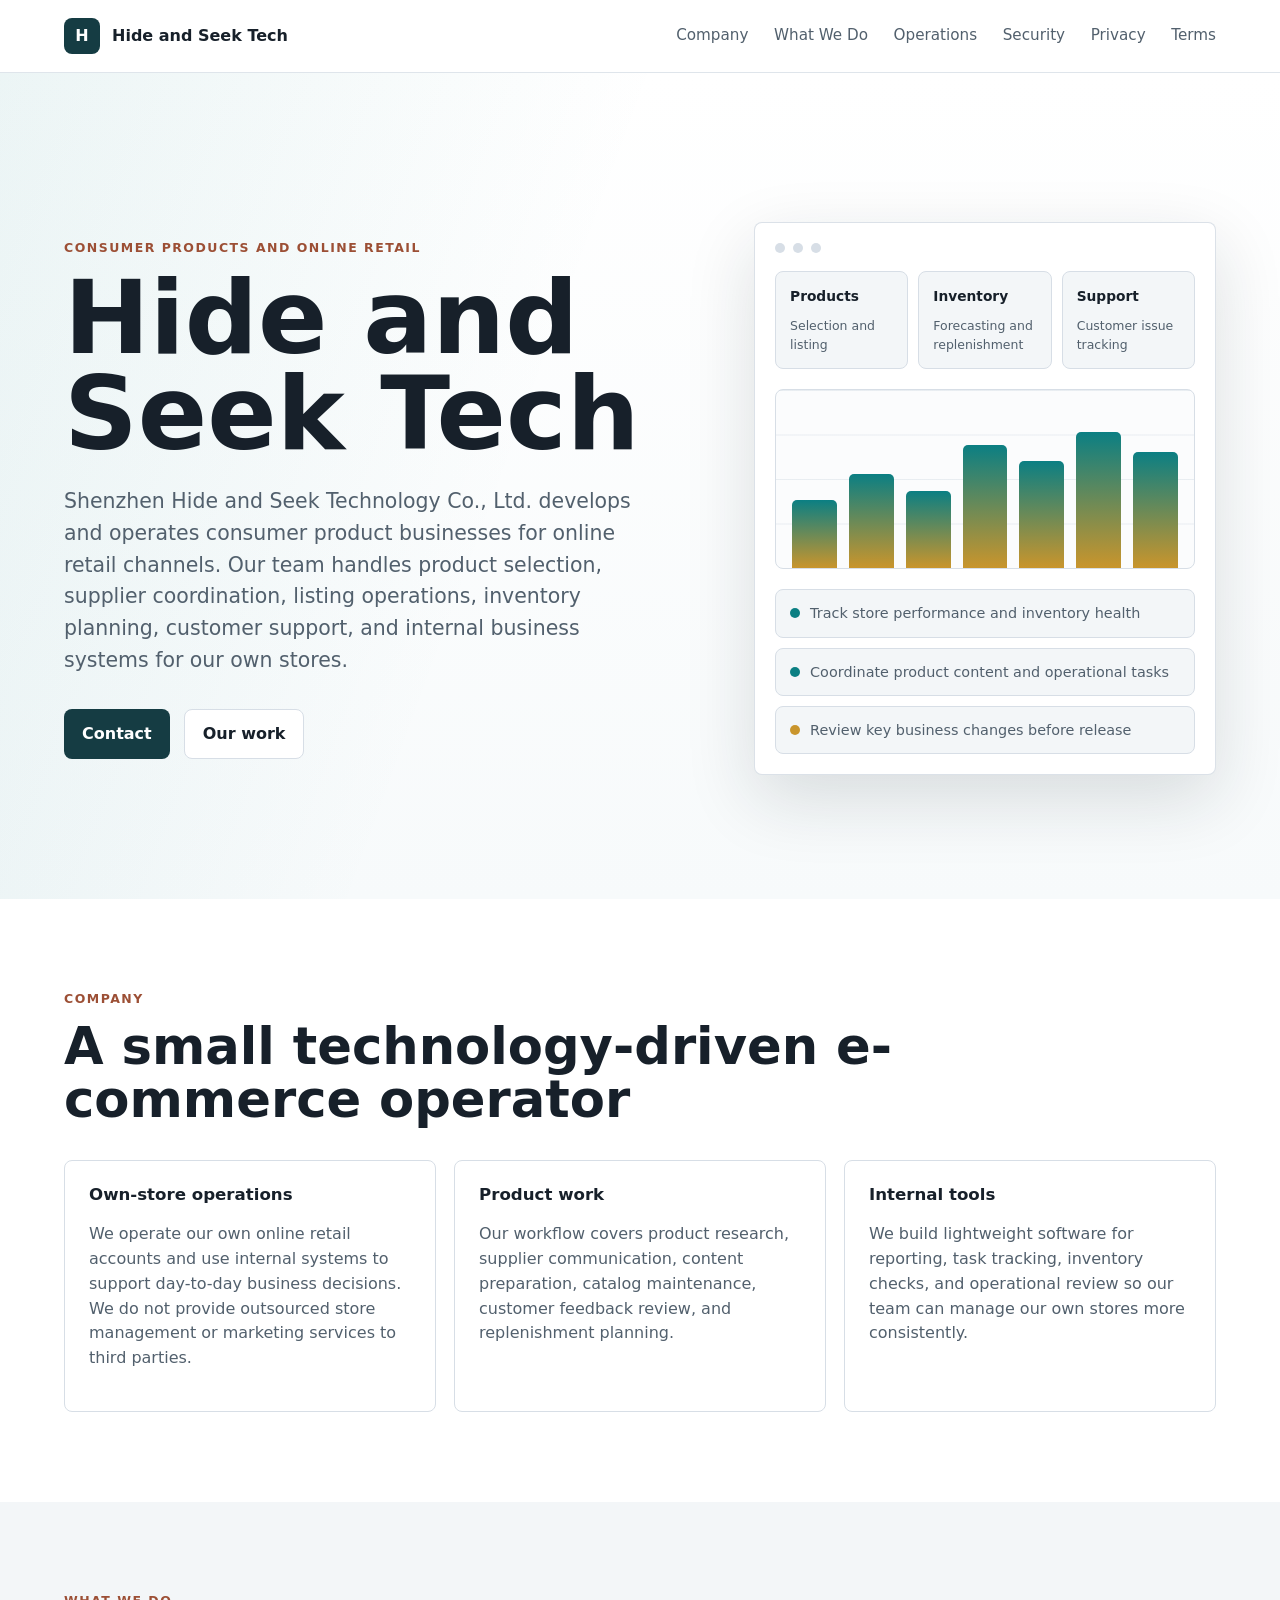
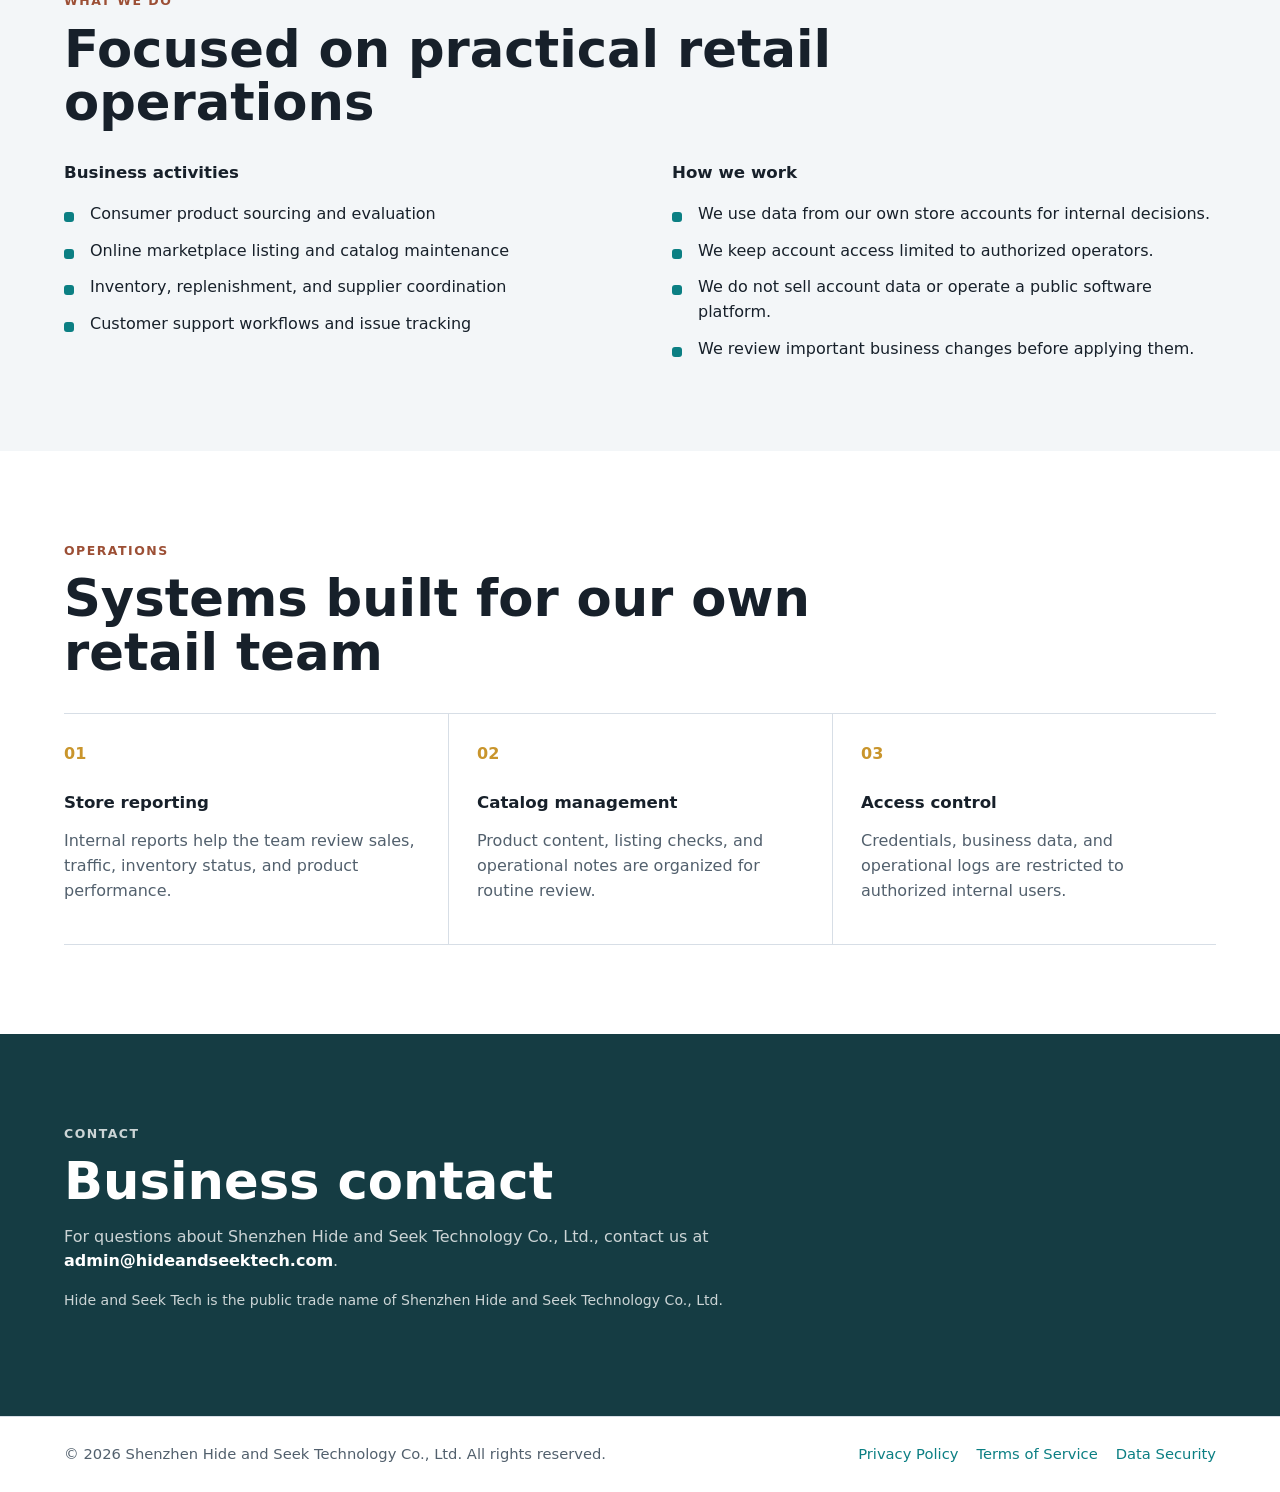
<file: index.html>
<!doctype html>
<html lang="en">
  <head>
    <meta charset="utf-8">
    <meta name="viewport" content="width=device-width, initial-scale=1">
    <title>Hide and Seek Tech | Product and E-commerce Operations</title>
    <meta name="description" content="Shenzhen Hide and Seek Technology Co., Ltd. operates consumer product brands through online retail channels.">
    <link rel="stylesheet" href="styles.css">
  </head>
  <body>
    <header class="site-header">
      <a class="brand" href="index.html" aria-label="Hide and Seek Tech home">
        <span class="brand-mark">H</span>
        <span>Hide and Seek Tech</span>
      </a>
      <nav class="nav" aria-label="Primary navigation">
        <a href="#company">Company</a>
        <a href="#work">What We Do</a>
        <a href="#operations">Operations</a>
        <a href="security.html">Security</a>
        <a href="privacy.html">Privacy</a>
        <a href="terms.html">Terms</a>
      </nav>
    </header>

    <main>
      <section class="hero">
        <div class="hero-copy">
          <p class="eyebrow">Consumer products and online retail</p>
          <h1>Hide and Seek Tech</h1>
          <p class="lede">
            Shenzhen Hide and Seek Technology Co., Ltd. develops and operates consumer product businesses for online
            retail channels. Our team handles product selection, supplier coordination, listing operations, inventory
            planning, customer support, and internal business systems for our own stores.
          </p>
          <div class="hero-actions">
            <a class="button primary" href="#contact">Contact</a>
            <a class="button secondary" href="#work">Our work</a>
          </div>
        </div>

        <div class="dashboard-visual" aria-label="Operations dashboard preview">
          <div class="visual-top">
            <span></span>
            <span></span>
            <span></span>
          </div>
          <div class="metric-grid">
            <div>
              <strong>Products</strong>
              <span>Selection and listing</span>
            </div>
            <div>
              <strong>Inventory</strong>
              <span>Forecasting and replenishment</span>
            </div>
            <div>
              <strong>Support</strong>
              <span>Customer issue tracking</span>
            </div>
          </div>
          <div class="chart-row">
            <span style="height: 42%"></span>
            <span style="height: 58%"></span>
            <span style="height: 48%"></span>
            <span style="height: 76%"></span>
            <span style="height: 66%"></span>
            <span style="height: 84%"></span>
            <span style="height: 72%"></span>
          </div>
          <div class="rule-list">
            <div><span class="status ok"></span> Track store performance and inventory health</div>
            <div><span class="status ok"></span> Coordinate product content and operational tasks</div>
            <div><span class="status warn"></span> Review key business changes before release</div>
          </div>
        </div>
      </section>

      <section id="company" class="section">
        <div class="section-heading">
          <p class="eyebrow">Company</p>
          <h2>A small technology-driven e-commerce operator</h2>
        </div>
        <div class="content-grid">
          <article>
            <h3>Own-store operations</h3>
            <p>
              We operate our own online retail accounts and use internal systems to support day-to-day business
              decisions. We do not provide outsourced store management or marketing services to third parties.
            </p>
          </article>
          <article>
            <h3>Product work</h3>
            <p>
              Our workflow covers product research, supplier communication, content preparation, catalog maintenance,
              customer feedback review, and replenishment planning.
            </p>
          </article>
          <article>
            <h3>Internal tools</h3>
            <p>
              We build lightweight software for reporting, task tracking, inventory checks, and operational review so
              our team can manage our own stores more consistently.
            </p>
          </article>
        </div>
      </section>

      <section id="work" class="section muted">
        <div class="section-heading">
          <p class="eyebrow">What We Do</p>
          <h2>Focused on practical retail operations</h2>
        </div>
        <div class="two-column">
          <div>
            <h3>Business activities</h3>
            <ul class="check-list">
              <li>Consumer product sourcing and evaluation</li>
              <li>Online marketplace listing and catalog maintenance</li>
              <li>Inventory, replenishment, and supplier coordination</li>
              <li>Customer support workflows and issue tracking</li>
            </ul>
          </div>
          <div>
            <h3>How we work</h3>
            <ul class="check-list">
              <li>We use data from our own store accounts for internal decisions.</li>
              <li>We keep account access limited to authorized operators.</li>
              <li>We do not sell account data or operate a public software platform.</li>
              <li>We review important business changes before applying them.</li>
            </ul>
          </div>
        </div>
      </section>

      <section id="operations" class="section">
        <div class="section-heading">
          <p class="eyebrow">Operations</p>
          <h2>Systems built for our own retail team</h2>
        </div>
        <div class="control-band">
          <div>
            <span class="control-number">01</span>
            <h3>Store reporting</h3>
            <p>Internal reports help the team review sales, traffic, inventory status, and product performance.</p>
          </div>
          <div>
            <span class="control-number">02</span>
            <h3>Catalog management</h3>
            <p>Product content, listing checks, and operational notes are organized for routine review.</p>
          </div>
          <div>
            <span class="control-number">03</span>
            <h3>Access control</h3>
            <p>Credentials, business data, and operational logs are restricted to authorized internal users.</p>
          </div>
        </div>
      </section>

      <section id="contact" class="section contact-section">
        <div>
          <p class="eyebrow">Contact</p>
          <h2>Business contact</h2>
          <p>
            For questions about Shenzhen Hide and Seek Technology Co., Ltd., contact us at
            <a href="mailto:admin@hideandseektech.com">admin@hideandseektech.com</a>.
          </p>
          <p class="small">
            Hide and Seek Tech is the public trade name of Shenzhen Hide and Seek Technology Co., Ltd.
          </p>
        </div>
      </section>
    </main>

    <footer class="site-footer">
      <span>&copy; 2026 Shenzhen Hide and Seek Technology Co., Ltd. All rights reserved.</span>
      <div>
        <a href="privacy.html">Privacy Policy</a>
        <a href="terms.html">Terms of Service</a>
        <a href="security.html">Data Security</a>
      </div>
    </footer>
  </body>
</html>
</file>
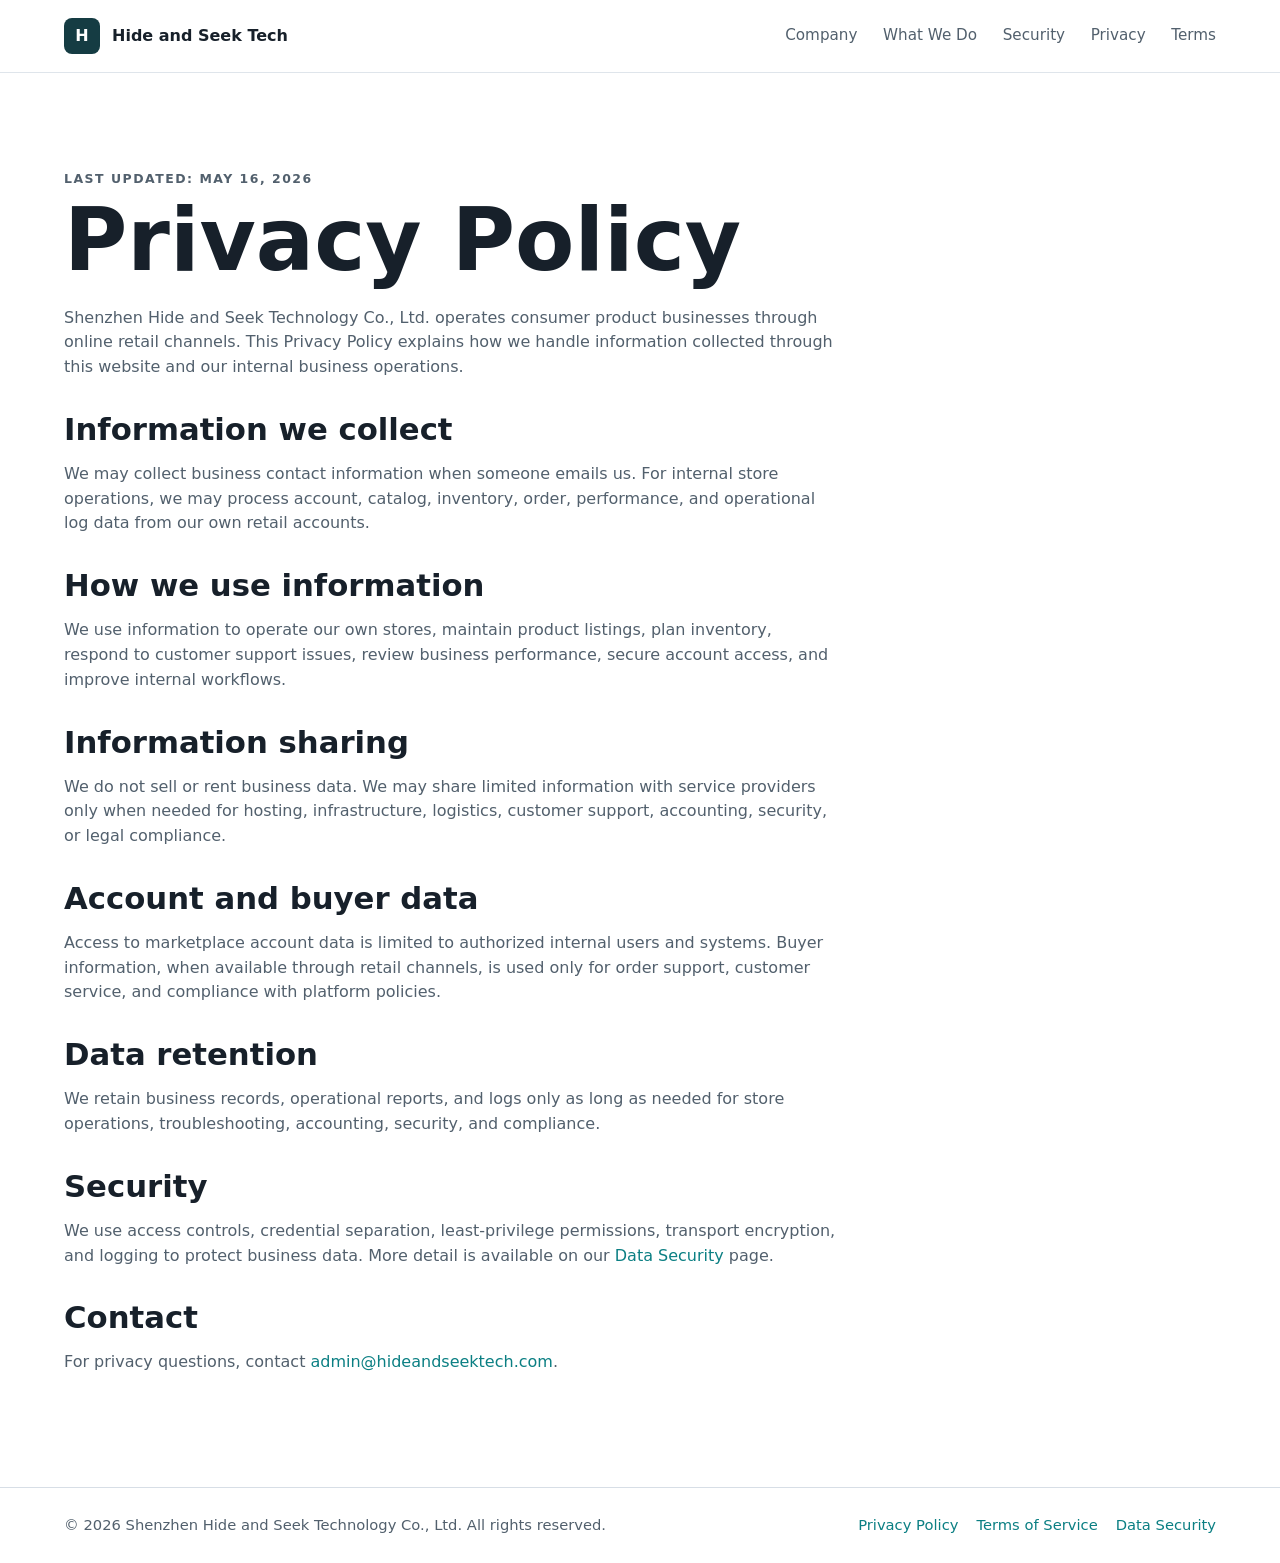
<file: privacy.html>
<!doctype html>
<html lang="en">
  <head>
    <meta charset="utf-8">
    <meta name="viewport" content="width=device-width, initial-scale=1">
    <title>Privacy Policy | Hide and Seek Tech</title>
    <meta name="description" content="Privacy Policy for Shenzhen Hide and Seek Technology Co., Ltd.">
    <link rel="stylesheet" href="styles.css">
  </head>
  <body>
    <header class="site-header">
      <a class="brand" href="index.html"><span class="brand-mark">H</span><span>Hide and Seek Tech</span></a>
      <nav class="nav" aria-label="Primary navigation">
        <a href="index.html#company">Company</a>
        <a href="index.html#work">What We Do</a>
        <a href="security.html">Security</a>
        <a href="privacy.html">Privacy</a>
        <a href="terms.html">Terms</a>
      </nav>
    </header>

    <main class="legal-page">
      <p class="eyebrow">Last updated: May 16, 2026</p>
      <h1>Privacy Policy</h1>
      <p>
        Shenzhen Hide and Seek Technology Co., Ltd. operates consumer product businesses through online retail
        channels. This Privacy Policy explains how we handle information collected through this website and our
        internal business operations.
      </p>

      <h2>Information we collect</h2>
      <p>
        We may collect business contact information when someone emails us. For internal store operations, we may
        process account, catalog, inventory, order, performance, and operational log data from our own retail accounts.
      </p>

      <h2>How we use information</h2>
      <p>
        We use information to operate our own stores, maintain product listings, plan inventory, respond to customer
        support issues, review business performance, secure account access, and improve internal workflows.
      </p>

      <h2>Information sharing</h2>
      <p>
        We do not sell or rent business data. We may share limited information with service providers only when needed
        for hosting, infrastructure, logistics, customer support, accounting, security, or legal compliance.
      </p>

      <h2>Account and buyer data</h2>
      <p>
        Access to marketplace account data is limited to authorized internal users and systems. Buyer information, when
        available through retail channels, is used only for order support, customer service, and compliance with
        platform policies.
      </p>

      <h2>Data retention</h2>
      <p>
        We retain business records, operational reports, and logs only as long as needed for store operations,
        troubleshooting, accounting, security, and compliance.
      </p>

      <h2>Security</h2>
      <p>
        We use access controls, credential separation, least-privilege permissions, transport encryption, and logging
        to protect business data. More detail is available on our <a href="security.html">Data Security</a> page.
      </p>

      <h2>Contact</h2>
      <p>
        For privacy questions, contact <a href="mailto:admin@hideandseektech.com">admin@hideandseektech.com</a>.
      </p>
    </main>

    <footer class="site-footer">
      <span>&copy; 2026 Shenzhen Hide and Seek Technology Co., Ltd. All rights reserved.</span>
      <div>
        <a href="privacy.html">Privacy Policy</a>
        <a href="terms.html">Terms of Service</a>
        <a href="security.html">Data Security</a>
      </div>
    </footer>
  </body>
</html>
</file>
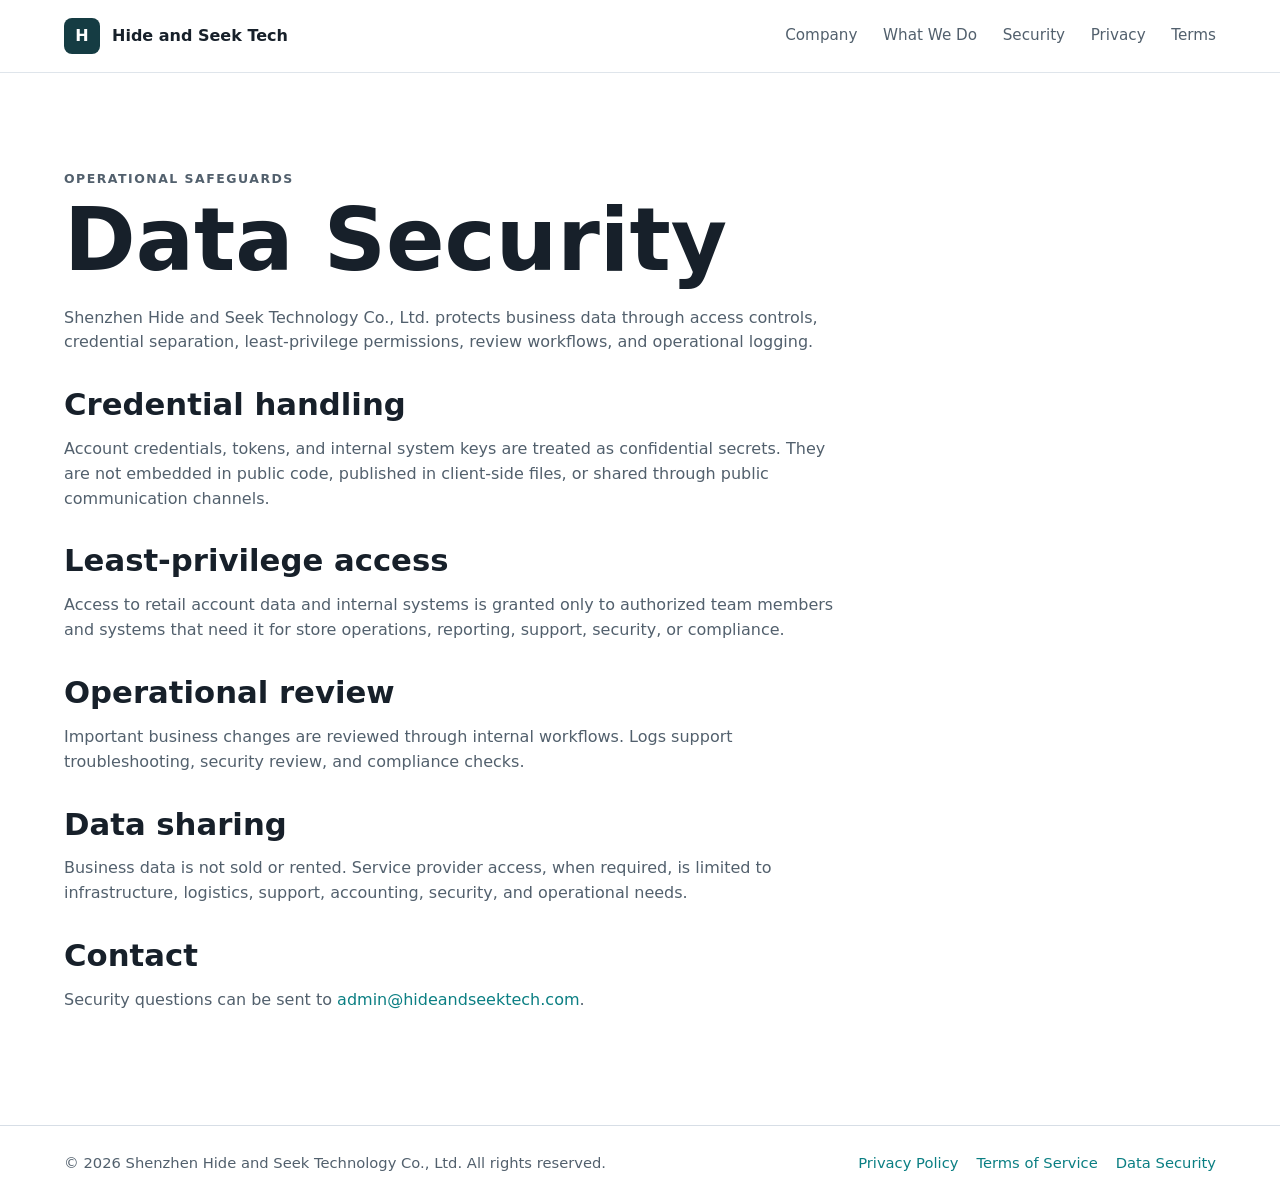
<file: security.html>
<!doctype html>
<html lang="en">
  <head>
    <meta charset="utf-8">
    <meta name="viewport" content="width=device-width, initial-scale=1">
    <title>Data Security | Hide and Seek Tech</title>
    <meta name="description" content="Data security practices for Shenzhen Hide and Seek Technology Co., Ltd.">
    <link rel="stylesheet" href="styles.css">
  </head>
  <body>
    <header class="site-header">
      <a class="brand" href="index.html"><span class="brand-mark">H</span><span>Hide and Seek Tech</span></a>
      <nav class="nav" aria-label="Primary navigation">
        <a href="index.html#company">Company</a>
        <a href="index.html#work">What We Do</a>
        <a href="security.html">Security</a>
        <a href="privacy.html">Privacy</a>
        <a href="terms.html">Terms</a>
      </nav>
    </header>

    <main class="legal-page">
      <p class="eyebrow">Operational safeguards</p>
      <h1>Data Security</h1>
      <p>
        Shenzhen Hide and Seek Technology Co., Ltd. protects business data through access controls, credential
        separation, least-privilege permissions, review workflows, and operational logging.
      </p>

      <h2>Credential handling</h2>
      <p>
        Account credentials, tokens, and internal system keys are treated as confidential secrets. They are not
        embedded in public code, published in client-side files, or shared through public communication channels.
      </p>

      <h2>Least-privilege access</h2>
      <p>
        Access to retail account data and internal systems is granted only to authorized team members and systems that
        need it for store operations, reporting, support, security, or compliance.
      </p>

      <h2>Operational review</h2>
      <p>
        Important business changes are reviewed through internal workflows. Logs support troubleshooting, security
        review, and compliance checks.
      </p>

      <h2>Data sharing</h2>
      <p>
        Business data is not sold or rented. Service provider access, when required, is limited to infrastructure,
        logistics, support, accounting, security, and operational needs.
      </p>

      <h2>Contact</h2>
      <p>
        Security questions can be sent to <a href="mailto:admin@hideandseektech.com">admin@hideandseektech.com</a>.
      </p>
    </main>

    <footer class="site-footer">
      <span>&copy; 2026 Shenzhen Hide and Seek Technology Co., Ltd. All rights reserved.</span>
      <div>
        <a href="privacy.html">Privacy Policy</a>
        <a href="terms.html">Terms of Service</a>
        <a href="security.html">Data Security</a>
      </div>
    </footer>
  </body>
</html>
</file>
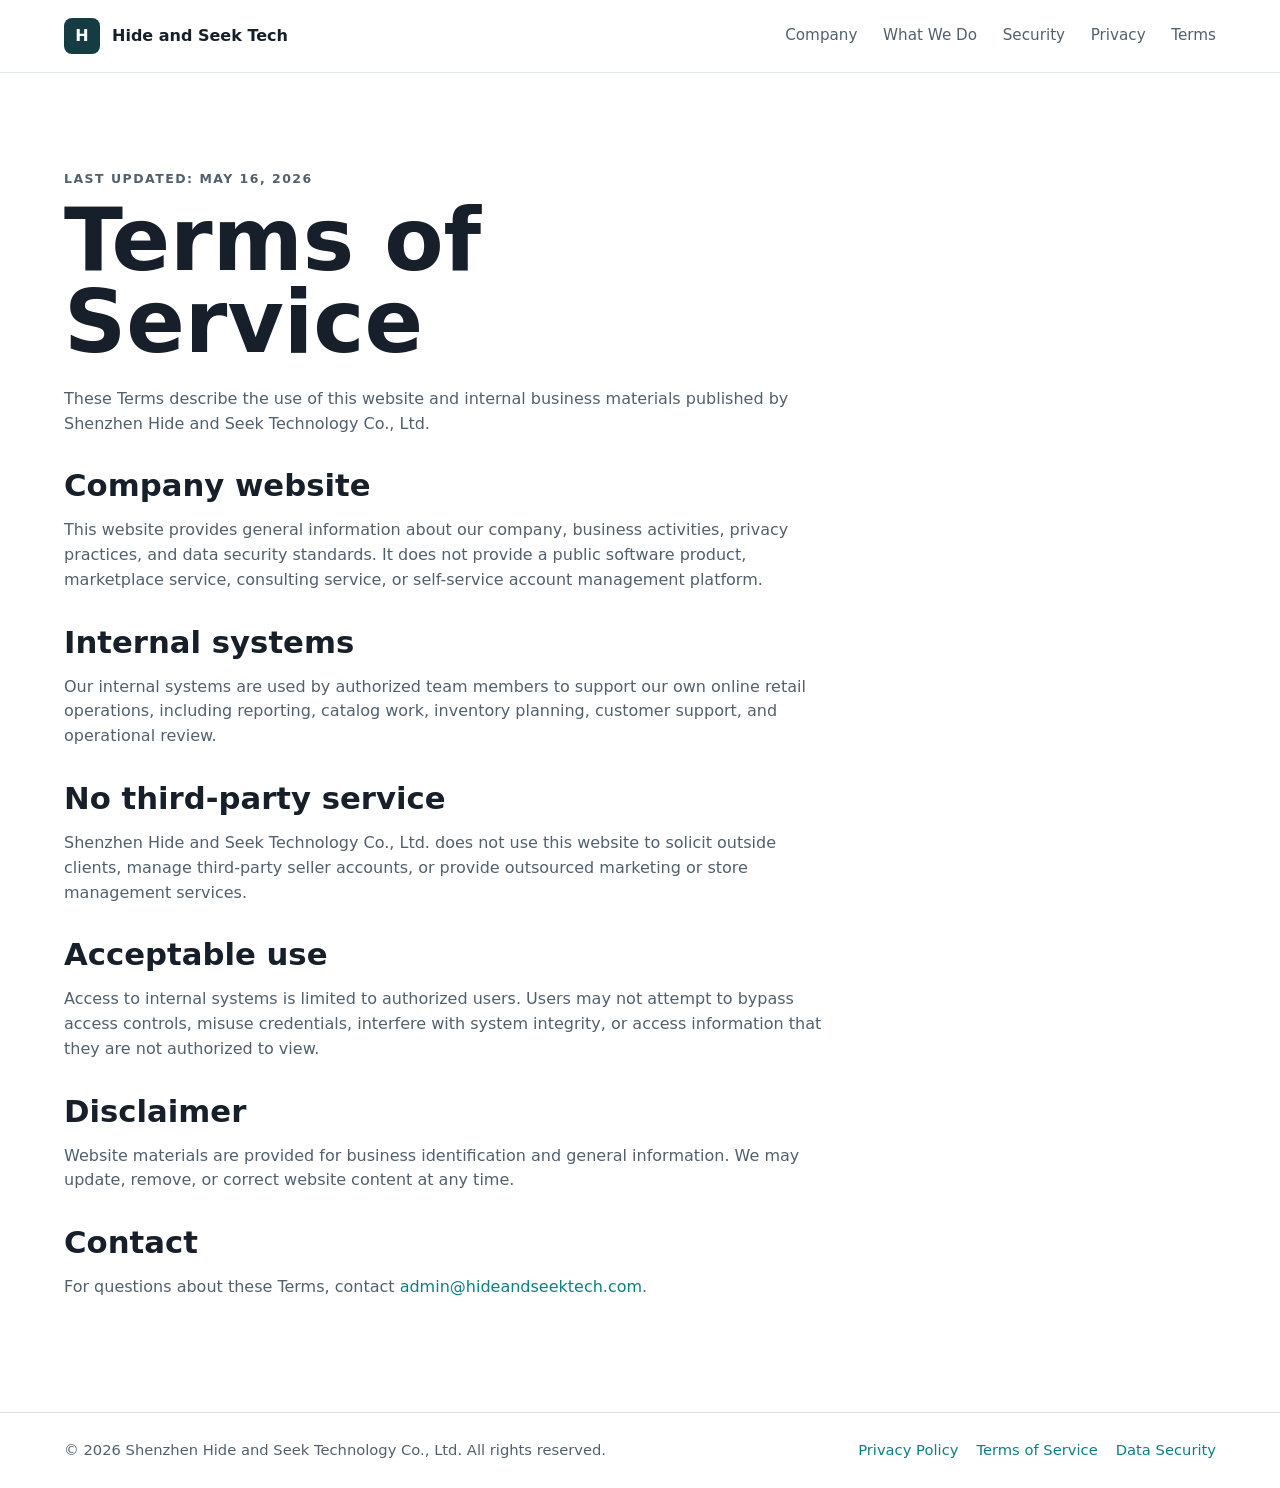
<file: terms.html>
<!doctype html>
<html lang="en">
  <head>
    <meta charset="utf-8">
    <meta name="viewport" content="width=device-width, initial-scale=1">
    <title>Terms of Service | Hide and Seek Tech</title>
    <meta name="description" content="Terms of Service for Shenzhen Hide and Seek Technology Co., Ltd.">
    <link rel="stylesheet" href="styles.css">
  </head>
  <body>
    <header class="site-header">
      <a class="brand" href="index.html"><span class="brand-mark">H</span><span>Hide and Seek Tech</span></a>
      <nav class="nav" aria-label="Primary navigation">
        <a href="index.html#company">Company</a>
        <a href="index.html#work">What We Do</a>
        <a href="security.html">Security</a>
        <a href="privacy.html">Privacy</a>
        <a href="terms.html">Terms</a>
      </nav>
    </header>

    <main class="legal-page">
      <p class="eyebrow">Last updated: May 16, 2026</p>
      <h1>Terms of Service</h1>
      <p>
        These Terms describe the use of this website and internal business materials published by Shenzhen Hide and
        Seek Technology Co., Ltd.
      </p>

      <h2>Company website</h2>
      <p>
        This website provides general information about our company, business activities, privacy practices, and data
        security standards. It does not provide a public software product, marketplace service, consulting service, or
        self-service account management platform.
      </p>

      <h2>Internal systems</h2>
      <p>
        Our internal systems are used by authorized team members to support our own online retail operations, including
        reporting, catalog work, inventory planning, customer support, and operational review.
      </p>

      <h2>No third-party service</h2>
      <p>
        Shenzhen Hide and Seek Technology Co., Ltd. does not use this website to solicit outside clients, manage
        third-party seller accounts, or provide outsourced marketing or store management services.
      </p>

      <h2>Acceptable use</h2>
      <p>
        Access to internal systems is limited to authorized users. Users may not attempt to bypass access controls,
        misuse credentials, interfere with system integrity, or access information that they are not authorized to view.
      </p>

      <h2>Disclaimer</h2>
      <p>
        Website materials are provided for business identification and general information. We may update, remove, or
        correct website content at any time.
      </p>

      <h2>Contact</h2>
      <p>
        For questions about these Terms, contact <a href="mailto:admin@hideandseektech.com">admin@hideandseektech.com</a>.
      </p>
    </main>

    <footer class="site-footer">
      <span>&copy; 2026 Shenzhen Hide and Seek Technology Co., Ltd. All rights reserved.</span>
      <div>
        <a href="privacy.html">Privacy Policy</a>
        <a href="terms.html">Terms of Service</a>
        <a href="security.html">Data Security</a>
      </div>
    </footer>
  </body>
</html>
</file>
<file: styles.css>
:root {
  --ink: #17202a;
  --muted-ink: #52606d;
  --line: #d7dee6;
  --paper: #ffffff;
  --soft: #f3f6f8;
  --deep: #153c43;
  --teal: #0b7f83;
  --gold: #c9952c;
  --rust: #9c4f35;
  --shadow: 0 24px 70px rgba(23, 32, 42, 0.14);
}

* {
  box-sizing: border-box;
}

html {
  scroll-behavior: smooth;
}

body {
  margin: 0;
  background: var(--paper);
  color: var(--ink);
  font-family: Inter, ui-sans-serif, system-ui, -apple-system, BlinkMacSystemFont, "Segoe UI", sans-serif;
  line-height: 1.55;
}

a {
  color: var(--teal);
  text-decoration: none;
}

a:hover {
  text-decoration: underline;
}

.site-header {
  position: sticky;
  top: 0;
  z-index: 10;
  display: flex;
  align-items: center;
  justify-content: space-between;
  gap: 24px;
  padding: 18px clamp(20px, 5vw, 72px);
  border-bottom: 1px solid rgba(215, 222, 230, 0.78);
  background: rgba(255, 255, 255, 0.94);
  backdrop-filter: blur(18px);
}

.brand {
  display: inline-flex;
  align-items: center;
  gap: 12px;
  color: var(--ink);
  font-weight: 740;
  letter-spacing: 0;
}

.brand:hover {
  text-decoration: none;
}

.brand-mark {
  display: grid;
  width: 36px;
  height: 36px;
  place-items: center;
  border-radius: 8px;
  background: var(--deep);
  color: #fff;
  font-weight: 800;
}

.nav {
  display: flex;
  align-items: center;
  justify-content: flex-end;
  gap: clamp(12px, 2vw, 28px);
  flex-wrap: wrap;
  font-size: 0.95rem;
}

.nav a {
  color: var(--muted-ink);
}

.hero {
  display: grid;
  grid-template-columns: minmax(0, 1.02fr) minmax(320px, 0.78fr);
  gap: clamp(36px, 7vw, 86px);
  align-items: center;
  min-height: calc(100vh - 74px);
  padding: clamp(56px, 8vw, 112px) clamp(20px, 5vw, 72px) clamp(42px, 6vw, 82px);
  background:
    linear-gradient(110deg, rgba(11, 127, 131, 0.08), transparent 42%),
    linear-gradient(180deg, #fff, #f7fafb);
}

.hero-copy {
  max-width: 780px;
}

.eyebrow {
  margin: 0 0 12px;
  color: var(--rust);
  font-size: 0.78rem;
  font-weight: 800;
  letter-spacing: 0.12em;
  text-transform: uppercase;
}

h1,
h2,
h3,
p {
  overflow-wrap: anywhere;
}

h1 {
  margin: 0;
  font-size: clamp(3.4rem, 8vw, 7.6rem);
  line-height: 0.94;
  letter-spacing: 0;
}

h2 {
  margin: 0;
  font-size: clamp(2rem, 4vw, 3.45rem);
  line-height: 1.04;
  letter-spacing: 0;
}

h3 {
  margin: 0 0 10px;
  font-size: 1.04rem;
  line-height: 1.25;
}

.lede {
  max-width: 680px;
  margin: 24px 0 0;
  color: var(--muted-ink);
  font-size: clamp(1.08rem, 1.8vw, 1.28rem);
}

.hero-actions {
  display: flex;
  flex-wrap: wrap;
  gap: 14px;
  margin-top: 32px;
}

.button {
  display: inline-flex;
  min-height: 46px;
  align-items: center;
  justify-content: center;
  border-radius: 8px;
  padding: 12px 18px;
  font-weight: 760;
}

.button:hover {
  text-decoration: none;
}

.button.primary {
  background: var(--deep);
  color: #fff;
}

.button.secondary {
  border: 1px solid var(--line);
  background: #fff;
  color: var(--ink);
}

.dashboard-visual {
  width: min(100%, 520px);
  justify-self: center;
  padding: 20px;
  border: 1px solid rgba(215, 222, 230, 0.9);
  border-radius: 8px;
  background: #fff;
  box-shadow: var(--shadow);
}

.visual-top {
  display: flex;
  gap: 8px;
  margin-bottom: 18px;
}

.visual-top span {
  width: 10px;
  height: 10px;
  border-radius: 50%;
  background: var(--line);
}

.metric-grid {
  display: grid;
  grid-template-columns: repeat(3, 1fr);
  gap: 10px;
}

.metric-grid div,
.rule-list div {
  border: 1px solid var(--line);
  border-radius: 8px;
  background: var(--soft);
}

.metric-grid div {
  min-height: 98px;
  padding: 14px;
}

.metric-grid strong,
.metric-grid span {
  display: block;
}

.metric-grid strong {
  margin-bottom: 8px;
  font-size: 0.86rem;
}

.metric-grid span {
  color: var(--muted-ink);
  font-size: 0.78rem;
}

.chart-row {
  display: flex;
  align-items: end;
  gap: 12px;
  height: 180px;
  margin: 20px 0;
  padding: 16px 16px 0;
  border: 1px solid var(--line);
  border-radius: 8px;
  background:
    linear-gradient(rgba(215, 222, 230, 0.5) 1px, transparent 1px) 0 0 / 100% 25%,
    #fbfcfd;
}

.chart-row span {
  flex: 1;
  min-width: 20px;
  border-radius: 5px 5px 0 0;
  background: linear-gradient(180deg, var(--teal), var(--gold));
}

.rule-list {
  display: grid;
  gap: 10px;
}

.rule-list div {
  display: flex;
  gap: 10px;
  align-items: center;
  padding: 12px 14px;
  color: var(--muted-ink);
  font-size: 0.9rem;
}

.status {
  flex: 0 0 auto;
  width: 10px;
  height: 10px;
  border-radius: 50%;
}

.status.ok {
  background: var(--teal);
}

.status.warn {
  background: var(--gold);
}

.section {
  padding: clamp(56px, 7vw, 98px) clamp(20px, 5vw, 72px);
}

.section.muted {
  background: var(--soft);
}

.section-heading {
  max-width: 860px;
  margin-bottom: 34px;
}

.content-grid {
  display: grid;
  grid-template-columns: repeat(3, minmax(0, 1fr));
  gap: 18px;
}

.content-grid article {
  min-height: 230px;
  padding: 24px;
  border: 1px solid var(--line);
  border-radius: 8px;
  background: #fff;
}

.content-grid p,
.two-column p,
.control-band p,
.legal-page p,
.legal-page li,
.contact-section p {
  color: var(--muted-ink);
}

.two-column {
  display: grid;
  grid-template-columns: repeat(2, minmax(0, 1fr));
  gap: clamp(22px, 5vw, 64px);
  align-items: start;
}

.check-list {
  display: grid;
  gap: 12px;
  margin: 18px 0 0;
  padding: 0;
  list-style: none;
}

.check-list li {
  position: relative;
  padding-left: 26px;
}

.check-list li::before {
  position: absolute;
  top: 0.62em;
  left: 0;
  width: 10px;
  height: 10px;
  border-radius: 3px;
  background: var(--teal);
  content: "";
}

.control-band {
  display: grid;
  grid-template-columns: repeat(3, minmax(0, 1fr));
  border-top: 1px solid var(--line);
  border-bottom: 1px solid var(--line);
}

.control-band div {
  padding: 28px 28px 24px 0;
}

.control-band div + div {
  padding-left: 28px;
  border-left: 1px solid var(--line);
}

.control-number {
  display: block;
  margin-bottom: 26px;
  color: var(--gold);
  font-weight: 820;
}

.contact-section {
  background: var(--deep);
  color: #fff;
}

.contact-section > div {
  max-width: 850px;
}

.contact-section p,
.contact-section .small {
  color: rgba(255, 255, 255, 0.78);
}

.contact-section a {
  color: #fff;
  font-weight: 760;
}

.small {
  font-size: 0.88rem;
}

.site-footer {
  display: flex;
  align-items: center;
  justify-content: space-between;
  gap: 18px;
  flex-wrap: wrap;
  padding: 26px clamp(20px, 5vw, 72px);
  border-top: 1px solid var(--line);
  color: var(--muted-ink);
  font-size: 0.92rem;
}

.site-footer div {
  display: flex;
  gap: 18px;
  flex-wrap: wrap;
}

.legal-page {
  max-width: 900px;
  min-height: calc(100vh - 160px);
  padding: clamp(56px, 8vw, 96px) clamp(20px, 5vw, 72px);
}

.legal-page h1 {
  margin-bottom: 24px;
  font-size: clamp(2.7rem, 7vw, 5.4rem);
}

.legal-page h2 {
  margin-top: 34px;
  font-size: clamp(1.45rem, 2.4vw, 2.05rem);
}

@media (max-width: 880px) {
  .site-header {
    position: static;
    align-items: flex-start;
    flex-direction: column;
  }

  .nav {
    justify-content: flex-start;
  }

  .hero,
  .content-grid,
  .two-column,
  .control-band {
    grid-template-columns: 1fr;
  }

  .hero {
    min-height: auto;
  }

  .dashboard-visual {
    justify-self: start;
  }

  .control-band div,
  .control-band div + div {
    padding: 24px 0;
    border-left: 0;
  }

  .control-band div + div {
    border-top: 1px solid var(--line);
  }
}

@media (max-width: 560px) {
  .brand {
    font-size: 0.95rem;
  }

  .nav {
    gap: 12px 16px;
    font-size: 0.88rem;
  }

  .metric-grid {
    grid-template-columns: 1fr;
  }

  .chart-row {
    height: 130px;
    gap: 7px;
    padding-inline: 10px;
  }

  .chart-row span {
    min-width: 10px;
  }

  .button {
    width: 100%;
  }
}
</file>
